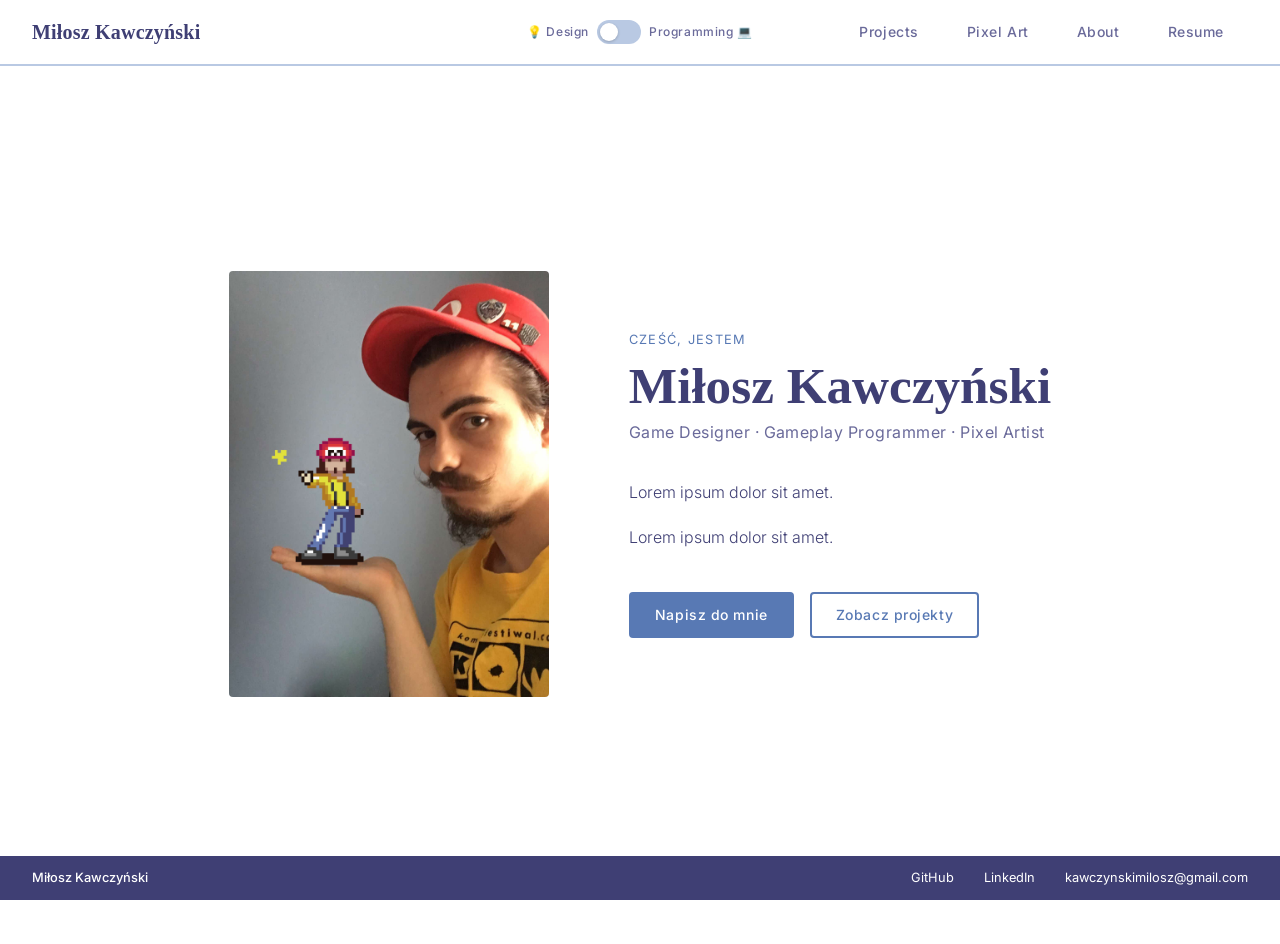
<file: about.html>
<!DOCTYPE html>
<html lang="pl">
<head>
  <meta charset="UTF-8" />
  <meta name="viewport" content="width=device-width, initial-scale=1.0" />
  <title>About — Miłosz Kawczyński</title>
  <link rel="preconnect" href="https://fonts.googleapis.com" />
  <link rel="preconnect" href="https://fonts.gstatic.com" crossorigin />
  <link href="https://fonts.googleapis.com/css2?family=Inter:wght@300;400;500;600&family=Playfair+Display:ital,wght@0,700;1,400&display=swap" rel="stylesheet" />
  <link rel="stylesheet" href="style.css" />
  <link rel="stylesheet" href="about.css" />
</head>

<body>
  <script src="header.js"></script>

  <main class="about-main">
    <div class="container">
      <div class="about-layout">

        <!-- LEWA — zdjęcie -->
        <div class="about-photo-col">
          <div class="about-photo bounce-target">
            <img src="me.png" alt="Miłosz Kawczyński" />
          </div>
        </div>

        <!-- PRAWA — tekst -->
        <div class="about-text-col">

          <p class="about-eyebrow">Cześć, jestem</p>
          <h1 class="about-name">Miłosz Kawczyński</h1>
          <p class="about-role">Game Designer · Gameplay Programmer · Pixel Artist</p>

          <div class="about-bio">
            <p>Lorem ipsum dolor sit amet.</p>
            <p>Lorem ipsum dolor sit amet.</p>
          </div>

          <div class="about-links">
            <a href="mailto:twoj@email.com" class="btn btn--primary">Napisz do mnie</a>
            <a href="index.html#projekty" class="btn btn--ghost">Zobacz projekty</a>
          </div>

        </div>

      </div>
    </div>
  </main>

  <script src="footer.js"></script>
  <script src="character.js"></script>
</body>
</html>
</file>
<file: style.css>
:root {
    --c-white:        #ffffff;
    --c-light:        #b9c9e3;
    --c-mid:          #5879b4;
    --c-dark:         #3f3f74;
    --c-bg:           var(--c-white);
    --c-surface:      #f4f7fc;
    --c-text:         var(--c-dark);
    --c-text-muted:   #6a6a9a;
    --c-accent:       var(--c-mid);
    --font-body:      'Inter', system-ui, sans-serif;
    --font-display:   'Nunito', Georgia, serif;
    --container-w:    1400px;
    --radius:         4px;
  }

  *, *::before, *::after { box-sizing: border-box; margin: 0; padding: 0; }
  html { scroll-behavior: smooth; }

  body {
    background: var(--c-bg);
    color: var(--c-text);
    font-family: var(--font-body);
    font-size: 1rem;
    line-height: 1.6;
    font-weight: 400;
    overflow-x: hidden;
    padding-bottom: 42px;
    transition: background 0.4s ease, color 0.4s ease;
  }

  img, video { display: block; max-width: 100%; height: auto; }
  a { color: inherit; text-decoration: none; }

  .container {
    max-width: var(--container-w);
    margin: 0 auto;
    padding: 0 2rem;
  }

  .header {
    position: sticky;
    top: 0;
    z-index: 100;
    background: var(--c-white);
    border-bottom: 2px solid var(--c-light);
    transition: background 0.4s ease, border-color 0.4s ease;
  }

  .nav {
    display: flex;
    align-items: center;
    justify-content: center;
    height: 64px;
    gap: 2rem;
  }

  .nav__logo {
    flex: 1;
    font-family: var(--font-display);
    font-size: 1.25rem;
    font-weight: 700;
    color: var(--c-dark);
    letter-spacing: 0.01em;
    transition: color 0.4s ease;
  }

  .tabs {
    flex: 1;
    display: flex;
    justify-content: flex-end;
    height: 100%;
  }

  .tab {
    display: flex;
    align-items: center;
    padding: 0 1.5rem;
    font-size: 0.875rem;
    font-weight: 500;
    letter-spacing: 0.04em;
    color: var(--c-text-muted);
    border-bottom: 3px solid transparent;
    height: 100%;
    position: relative;
    top: 2px;
    transition: color 0.2s, border-color 0.2s;
  }

  .tab:hover { color: var(--c-accent); }

  .tab--active {
    color: var(--c-dark);
    border-bottom-color: var(--c-mid);
  }

  .mode-toggle {
    display: flex;
    align-items: center;
    gap: 8px;
    cursor: pointer;
    user-select: none;
  }

  .mode-toggle__label {
    font-size: 0.75rem;
    font-weight: 500;
    letter-spacing: 0.05em;
    color: var(--c-text-muted);
    transition: color 0.3s;
  }

  .mode-toggle__track {
    width: 44px;
    height: 24px;
    border-radius: 12px;
    background: var(--c-light);
    position: relative;
    flex-shrink: 0;
    transition: background 0.3s;
  }

  .mode-toggle__thumb {
    position: absolute;
    top: 3px;
    left: 3px;
    width: 18px;
    height: 18px;
    border-radius: 50%;
    background: var(--c-white);
    box-shadow: 0 1px 3px rgba(0,0,0,0.2);
    transition: transform 0.3s cubic-bezier(0.4, 0, 0.2, 1);
  }

  .section { padding: 3.5rem 0; }

  .section__title {
    font-family: var(--font-display);
    font-size: 2rem;
    font-weight: 700;
    color: var(--c-dark);
    margin-bottom: 2.5rem;
    transition: color 0.4s ease;
  }

  .about {
    background: var(--c-surface);
    border-bottom: 2px solid var(--c-light);
    transition: background 0.4s ease, border-color 0.4s ease;
  }

  .about__inner {
    display: grid;
    grid-template-columns: 280px 1fr;
    gap: 4rem;
    align-items: center;
  }

  .about__photo-wrap { display: flex; justify-content: center; }

  .about__photo {
    width: 240px;
    height: 240px;
  }

  .about__photo img {
    width: 100%;
    height: 100%;
    object-fit: cover;
  }

  .about__eyebrow {
    font-size: 0.8rem;
    letter-spacing: 0.1em;
    text-transform: uppercase;
    color: var(--c-accent);
    margin-bottom: 0.5rem;
  }

  .about__name {
    font-family: var(--font-display);
    font-size: clamp(2rem, 4vw, 3rem);
    font-weight: 700;
    color: var(--c-dark);
    line-height: 1.1;
    margin-bottom: 0.25rem;
    transition: color 0.4s ease;
  }

  .about__role {
    font-size: 1rem;
    color: var(--c-text-muted);
    margin-bottom: 1.25rem;
    letter-spacing: 0.03em;
  }

  .about__bio {
    color: var(--c-text);
    max-width: 52ch;
    margin-bottom: 2rem;
    line-height: 1.8;
    font-weight: 300;
    transition: color 0.4s ease;
  }

  .about__links { display: flex; gap: 1rem; flex-wrap: wrap; }

  .btn {
    display: inline-block;
    padding: 10px 24px;
    font-size: 0.875rem;
    font-weight: 500;
    letter-spacing: 0.04em;
    border-radius: var(--radius);
    cursor: pointer;
    transition: background 0.2s, color 0.2s, border-color 0.2s;
  }

  .btn--primary {
    background: var(--c-mid);
    color: var(--c-white);
    border: 2px solid var(--c-mid);
  }

  .btn--primary:hover {
    background: var(--c-dark);
    border-color: var(--c-dark);
  }

  .btn--ghost {
    background: transparent;
    color: var(--c-mid);
    border: 2px solid var(--c-mid);
    transition: background 0.2s, color 0.2s, border-color 0.4s ease;
  }

  .btn--ghost:hover {
    background: var(--c-mid);
    color: var(--c-white);
  }

  .projects {
    background: var(--c-white);
    transition: background 0.4s ease;
  }

  .grid {
    grid-template-columns: repeat(3, 1fr);
    gap: 1.25rem;
    align-items: stretch;
  }

  .grid--design,
  .grid--programming {
    display: grid;
    transition: opacity 0.35s ease;
  }

  .grid--programming {
    display: none;
    opacity: 0;
  }

  .grid--design { opacity: 1; }

  .grid--blog {
    grid-template-columns: repeat(4, 1fr);
    gap: 1rem;
  }

  body:not(.mode--programming) #blog-section-programming { display: none !important; }
  body.mode--programming        #blog-section-design      { display: none !important; }

  .card-wrap {
    border-radius: var(--radius);
    height: 100%;
    display: block;
    text-decoration: none;
    color: inherit;
  }

  .card-wrap:hover .card {
    transform: translateY(-6px);
    box-shadow: 0 12px 32px rgba(63, 63, 116, 0.18);
  }

  .card {
    background: var(--c-surface);
    border: 1px solid #a0b5d4;
    border-radius: var(--radius);
    overflow: hidden;
    display: flex;
    flex-direction: column;
    height: 100%;
    transition: box-shadow 0.25s ease, background 0.4s ease, border-color 0.4s ease, transform 0.25s ease;
  }

  .card__thumb {
    width: 100%;
    aspect-ratio: 16 / 9;
    overflow: hidden;
    flex-shrink: 0;
  }

  .card__thumb img {
    width: 100%;
    height: 100%;
    object-fit: cover;
  }

  .card__thumb-placeholder {
    width: 100%;
    height: 100%;
    background: var(--c-light);
    display: flex;
    align-items: center;
    justify-content: center;
    color: var(--c-mid);
    font-size: 0.75rem;
    letter-spacing: 0.08em;
    text-transform: uppercase;
    transition: background 0.4s ease, color 0.4s ease;
  }

  .card__meta-row {
    padding: 0.75rem 1rem 0;
    display: flex;
    align-items: center;
    flex-wrap: wrap;
    gap: 5px;
    flex-shrink: 0;
  }

  .card__types {
    display: flex;
    flex-wrap: wrap;
    gap: 4px;
    flex: 1;
  }

  .card__type {
    font-size: 0.65rem;
    font-weight: 600;
    letter-spacing: 0.06em;
    text-transform: uppercase;
    padding: 3px 7px;
    border-radius: 3px;
  }

  .card__type--indie-game  { background: #372857; color: #e39dff; }
  .card__type--game-jam    { background: #812d2d; color: #fac28d; }
  .card__type--art         { background: #2a4a1a; color: #a0d890; }
  .card__type--engine      { background: #27475c; color: #a0e1ff; }
  .card__type--blog-post   { background: #7e5400; color: #ffefa6; }
  .card__type--mobile-game { background: #851162; color: #ffa8bb; }
  .card__type--vr-game     { background: #851162; color: #ffa8bb; }
  .card__type--board-game  { background: #851162; color: #ffa8bb; }

  .card__event {
    font-size: 0.65rem;
    font-weight: 500;
    letter-spacing: 0.04em;
    white-space: nowrap;
  }

  .card__event--in-production { color: #2a7a3a; }
  .card__event--released      { color: #2a4a9a; }
  .card__event--jam           { color: #bd7a3b; }
  .card__event--abandoned     { color: #b31e36; }

  .card__body {
    padding: 0.6rem 1rem 0;
    flex: 1;
    display: flex;
    flex-direction: column;
  }

  .card__title {
    font-family: var(--font-display);
    font-size: 1rem;
    font-weight: 700;
    color: var(--c-dark);
    margin-bottom: 4px;
    line-height: 1.3;
    transition: color 0.4s ease;
  }

  .card__desc {
    font-size: 0.875rem;
    color: var(--c-text-muted);
    line-height: 1.6;
    font-weight: 300;
    display: -webkit-box;
    -webkit-line-clamp: 3;
    -webkit-box-orient: vertical;
    overflow: hidden;
    margin-bottom: 0.75rem;
    transition: color 0.4s ease;
  }

  .card__tags {
    display: flex;
    flex-wrap: nowrap;
    gap: 5px;
    margin-top: auto;
    padding-bottom: 0.75rem;
    overflow: hidden;
  }

  .card__tag {
    font-size: 0.7rem;
    font-weight: 500;
    padding: 3px 8px;
    border-radius: 3px;
    letter-spacing: 0.04em;
    white-space: nowrap;
    flex-shrink: 0;
  }

  .card__tag--game-design          { background: #c3da8f; color: #42521c; }
  .card__tag--level-design         { background: #c3da8f; color: #42521c; }
  .card__tag--pixelart             { background: #c3da8f; color: #42521c; }
  .card__tag--gameplay-programming { background: #7ca0cf; color: #122d3f; }
  .card__tag--engine-programming   { background: #7ca0cf; color: #122d3f; }
  .card__tag--systems-programming  { background: #7ca0cf; color: #122d3f; }

  .card__footer {
    border-top: 1px solid var(--c-light);
    padding: 0.75rem 1rem;
    display: flex;
    align-items: center;
    justify-content: space-between;
    font-size: 0.75rem;
    color: var(--c-text-muted);
    flex-shrink: 0;
    transition: border-color 0.4s ease, color 0.4s ease;
  }

  .card__meta-item {
    display: flex;
    align-items: center;
    gap: 4px;
  }

  .card-wrap--blog .card__title    { font-size: 0.9rem; }
  .card-wrap--blog .card__desc     { -webkit-line-clamp: 2; font-size: 0.8rem; }
  .card-wrap--blog .card__thumb    { aspect-ratio: 16 / 7; }
  .card-wrap--blog .card__body     { padding: 0.5rem 0.85rem 0; }
  .card-wrap--blog .card__tags     { padding-bottom: 0.6rem; }
  .card-wrap--blog .card__meta-row { padding: 0.5rem 0.85rem 0; }

  .footer {
    position: fixed;
    bottom: 0;
    left: 0;
    right: 0;
    z-index: 50;
    background: var(--c-dark);
    padding: 0.75rem 0;
    font-size: 0.8rem;
  }

  .footer__inner {
    display: flex;
    align-items: center;
    justify-content: space-between;
  }

  .footer__name {
    color: rgb(255, 255, 255);
    font-weight: 500;
  }

  .footer__links {
    display: flex;
    gap: 1.5rem;
  }

  .footer__link {
    color: rgb(255, 255, 255);
    display: flex;
    align-items: center;
    gap: 6px;
    transition: color 0.2s;
  }

  .footer__link:hover { color: var(--c-light); }

  @keyframes shake {
    0%   { transform: translate(0, 0) rotate(0deg); }
    15%  { transform: translate(-5px, -3px) rotate(-1.5deg); }
    30%  { transform: translate(4px, 2px) rotate(1deg); }
    45%  { transform: translate(-3px, 4px) rotate(-0.8deg); }
    60%  { transform: translate(5px, -2px) rotate(1.2deg); }
    75%  { transform: translate(-2px, 3px) rotate(-0.5deg); }
    90%  { transform: translate(2px, -1px) rotate(0.3deg); }
    100% { transform: translate(0, 0) rotate(0deg); }
  }

  .is-shaking { animation: shake 0.38s ease-out both; }

  body.mode--programming {
    --c-bg:        #0f0f1a;
    --c-surface:   #16162a;
    --c-text:      #e0e0f0;
    --c-text-muted:#8888aa;
    background: var(--c-bg);
    color: var(--c-text);
  }

  body.mode--programming .mode-toggle__track         { background: var(--c-dark); }
  body.mode--programming .mode-toggle__thumb         { transform: translateX(20px); }
  body.mode--programming .mode-toggle__label:last-child  { color: var(--c-light); }
  body.mode--programming .mode-toggle__label:first-child { color: var(--c-text-muted); }

  body.mode--programming .header                     { background: #16162a; border-bottom-color: #2a2a4a; }
  body.mode--programming .nav__logo                  { color: var(--c-light); }
  body.mode--programming .tab                        { color: #8888aa; }
  body.mode--programming .tab--active                { color: var(--c-light); border-bottom-color: var(--c-mid); }
  body.mode--programming .tab:hover                  { color: var(--c-light); }

  body.mode--programming .about                      { background: #16162a; border-bottom-color: #2a2a4a; }
  body.mode--programming .about__name                { color: var(--c-light); }
  body.mode--programming .about__bio                 { color: #8888aa; }

  body.mode--programming .projects                   { background: var(--c-bg); }
  body.mode--programming .section__title             { color: var(--c-light); }

  body.mode--programming .card                       { background: #16162a; border-color: #2a2a4a; }
  body.mode--programming .card__title                { color: var(--c-light); }
  body.mode--programming .card__desc                 { color: #8888aa; }
  body.mode--programming .card__footer               { border-top-color: #2a2a4a; color: #8888aa; }
  body.mode--programming .card__thumb-placeholder    { background: #2a2a4a; color: var(--c-mid); }
  body.mode--programming .card__event--in-production { color: #4aaa5a; }
  body.mode--programming .card__event--released      { color: #6a8aee; }
  body.mode--programming .card__event--abandoned     { color: #ee6a80; }

  body.mode--programming .card-wrap:hover .card      { box-shadow: 0 12px 32px rgba(90, 90, 180, 0.35); }

  body.mode--programming .btn--ghost                 { color: var(--c-light); border-color: var(--c-light); }

  body.mode--programming .footer                     { background: #2a2a4a; }
  body.mode--programming .footer__name               { color: #b9c9e3; }
  body.mode--programming .footer__link               { color: #b9c9e3; }
  body.mode--programming .footer__link:hover         { color: #ffffff; }

  @media (max-width: 720px) {
    .about__inner       { grid-template-columns: 1fr; gap: 2rem; text-align: center; }
    .about__photo       { width: 180px; height: 180px; margin: 0 auto; }
    .about__bio         { margin: 0 auto 2rem; }
    .about__links       { justify-content: center; }
    .grid               { grid-template-columns: 1fr; }
    .tab                { padding: 0 1rem; font-size: 0.8rem; }
    .nav__logo          { font-size: 1rem; }
    .mode-toggle        { margin-left: 1rem; }
    .mode-toggle__label { display: none; }
  }

  :focus-visible { outline: 2px solid var(--c-mid); outline-offset: 3px; }

  .ragdoll-btn {
  background: var(--c-surface);
  border: 1.5px solid var(--c-light);
  border-radius: var(--radius);
  padding: 4px 10px;
  cursor: pointer;
  font-size: 0.75rem;
  font-weight: 500;
  color: var(--c-text-muted);
  letter-spacing: 0.04em;
  font-family: var(--font-body);
  transition: background 0.2s, color 0.2s, opacity 0.2s;
  white-space: nowrap;
}

.ragdoll-btn:hover { color: var(--c-dark); }

.ragdoll-btn--off { opacity: 0.4; }

body.mode--programming .ragdoll-btn {
  background: #2a2a4a;
  border-color: #3a3a6a;
  color: #8888aa;
}

body.mode--programming .ragdoll-btn:hover { color: var(--c-light); }

  @media (prefers-reduced-motion: reduce) {
    *, *::before, *::after { transition: none !important; animation: none !important; }
    html { scroll-behavior: auto; }
  }
</file>
<file: about.css>
.about-main {
  padding: 5rem 0;
  min-height: calc(100vh - 64px);
  display: flex;
  align-items: center;
}

.about-layout {
  display: grid;
  grid-template-columns: 320px 1fr;
  gap: 5rem;
  align-items: center;
}

.about-photo-col {
  display: flex;
  justify-content: center;
}

.about-photo {
  width: 100%;
  aspect-ratio: 3 / 4;
  overflow: hidden;
  border-radius: var(--radius);
  background: var(--c-surface);
}

.about-photo img {
  width: 100%;
  height: 100%;
  object-fit: cover;
  object-position: top;
  display: block;
}

.about-eyebrow {
  font-size: 0.8rem;
  letter-spacing: 0.1em;
  text-transform: uppercase;
  color: var(--c-accent);
  margin-bottom: 0.5rem;
}

.about-name {
  font-family: var(--font-display);
  font-size: clamp(2.5rem, 4vw, 4rem);
  font-weight: 700;
  color: var(--c-dark);
  line-height: 1.05;
  margin-bottom: 0.5rem;
  transition: color 0.4s ease;
}

.about-role {
  font-size: 1rem;
  color: var(--c-text-muted);
  margin-bottom: 2rem;
  letter-spacing: 0.03em;
}

.about-bio {
  margin-bottom: 2.5rem;
}

.about-bio p {
  font-size: 1rem;
  color: var(--c-text);
  line-height: 1.8;
  font-weight: 300;
  margin-bottom: 1rem;
  max-width: 58ch;
  transition: color 0.4s ease;
}

.about-links {
  display: flex;
  gap: 1rem;
  flex-wrap: wrap;
}

body.mode--programming .about-name { color: var(--c-light); }
body.mode--programming .about-bio p { color: #c0c0d8; }

@media (max-width: 800px) {
  .about-layout {
    grid-template-columns: 1fr;
    gap: 2.5rem;
  }

  .about-photo {
    width: 220px;
    aspect-ratio: 3 / 4;
    margin: 0 auto;
  }

  .about-name { text-align: center; }
  .about-eyebrow, .about-role { text-align: center; }
  .about-links { justify-content: center; }
}
</file>
